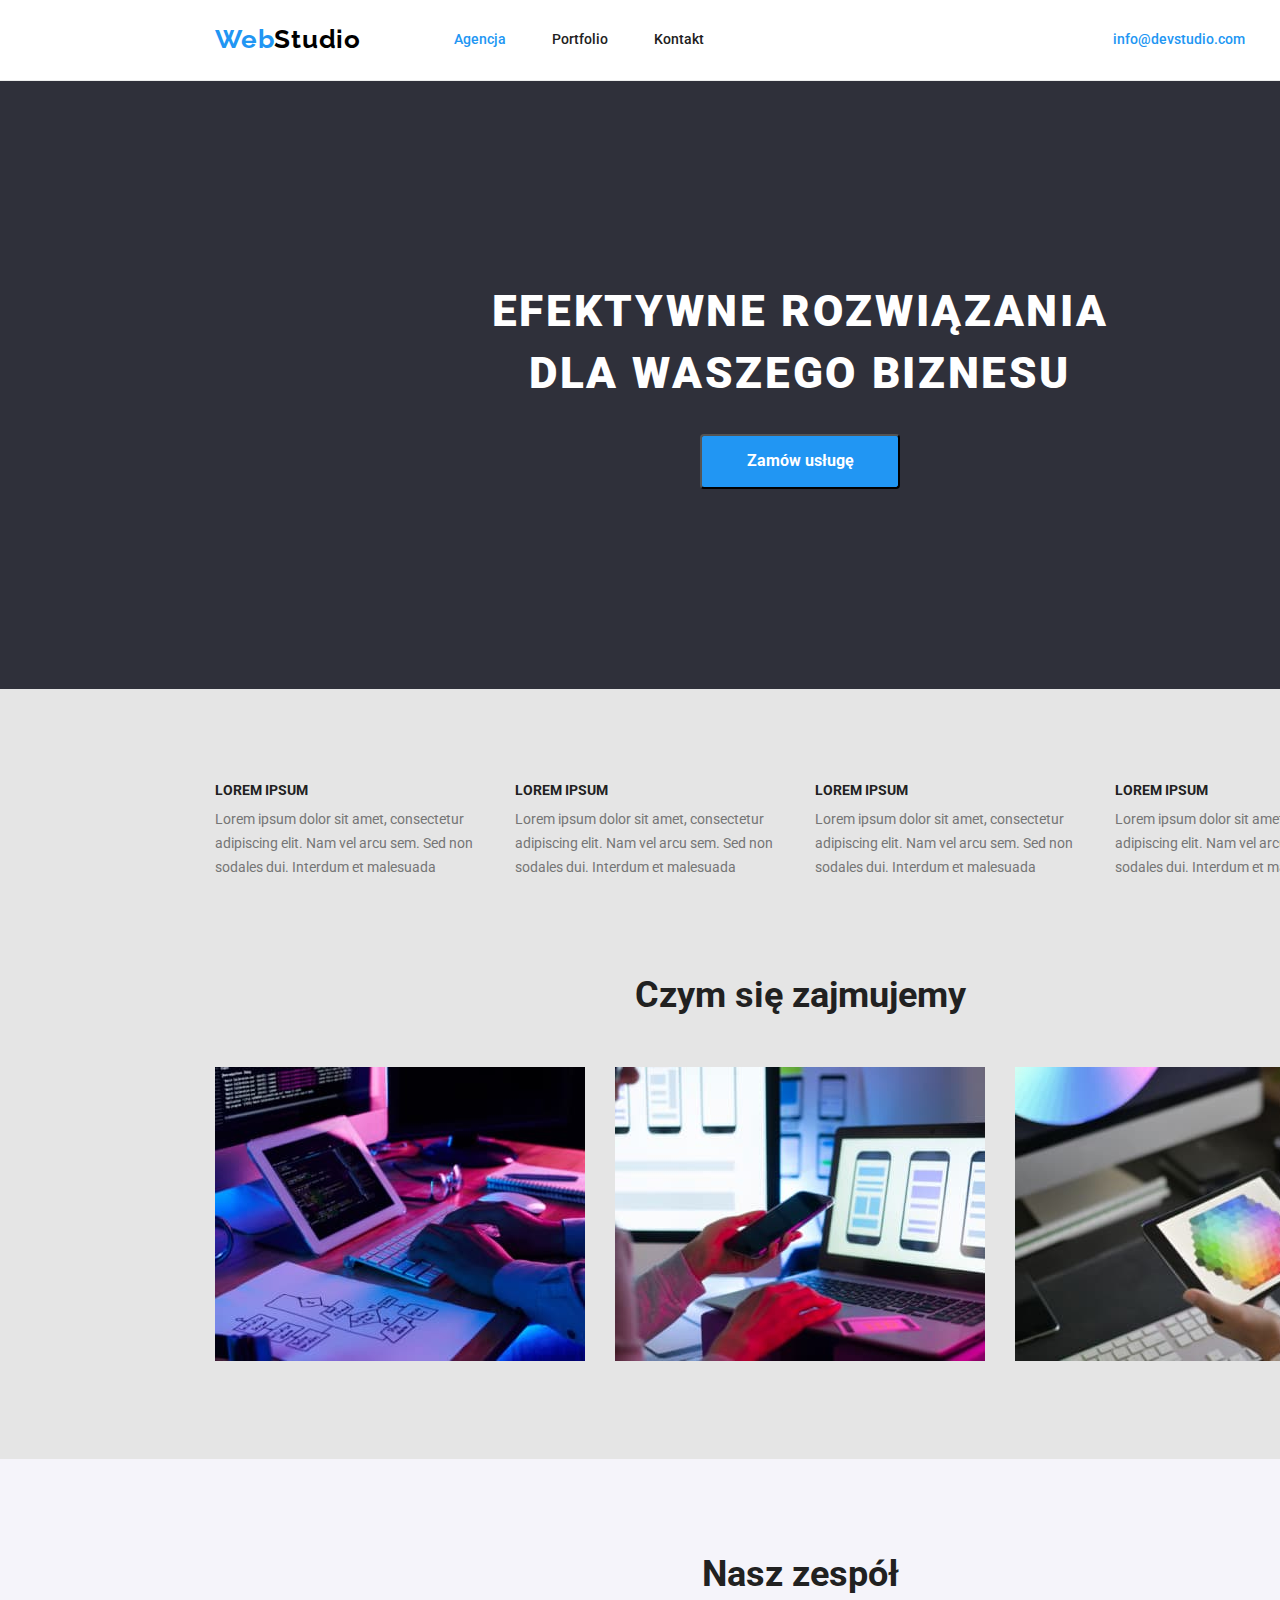
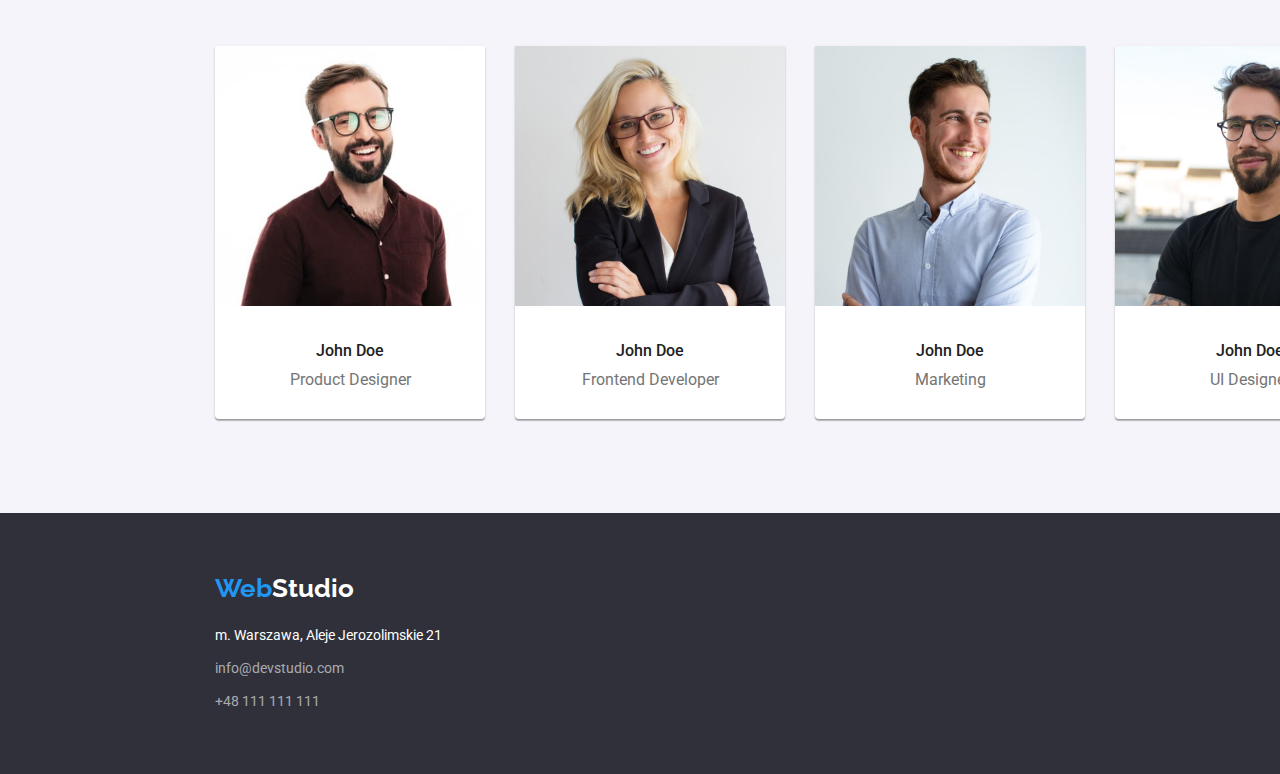
<file: index.html>
<!DOCTYPE html>
<html lang="pl">
  <head>
    <meta charset="UTF-8" />
    <meta http-equiv="X-UA-Compatible" content="IE=edge" />
    <meta name="viewport" content="width=device-width, initial-scale=1.0" />
    <title>Studio</title>
    <link rel="preconnect" href="https://fonts.googleapis.com" />
    <link rel="preconnect" href="https://fonts.gstatic.com" crossorigin />
    <link
      href="https://fonts.googleapis.com/css2?family=Raleway:wght@700&family=Roboto:wght@400;500;700;900&display=swap"
      rel="stylesheet"
    />
    <link rel="stylesheet" href="./css/modern-normalize.min.css" />
    <link rel="stylesheet" href="./css/styles.css" />
  </head>
  <body>
    <header class="beginning">
      <div class="container header">
        <nav class="subpages">
          <ul class="navigation">
            <li class="navigation main-page">
              <a class="link" href="./index.html"
                ><span class="logo">Web</span>Studio</a
              >
            </li>
            <li class="navigation subpage-agency">
              <a class="link" href="./agencja">Agencja</a>
            </li>
            <li class="navigation subpage-portfolio">
              <a class="link" href="./portfolio.html">Portfolio</a>
            </li>
            <li class="navigation subpage-contact">
              <a class="link" href="./kontakt">Kontakt</a>
            </li>
          </ul>
        </nav>
        <ul class="contact">
          <li class="contact-mail">
            <a class="link" href="mailto:info@devstudio.com"
              >info@devstudio.com</a
            >
          </li>
          <li class="contact-phone">
            <a class="link" href="tel:+48111111111">+48 111 111 111</a>
          </li>
        </ul>
      </div>
    </header>
    <main>
      <div class="slogan">
        <div class="container motto">
          <h1 class="main-headline">
            EFEKTYWNE ROZWIĄZANIA DLA WASZEGO BIZNESU
          </h1>
          <button class="order-service" type="button">Zamów usługę</button>
        </div>
      </div>
      <section class="section lorem-ipsum">
        <div class="container">
          <ul class="lorem">
            <li>
              <h3 class="headline-lorem">LOREM IPSUM</h3>
              <p class="text">
                Lorem ipsum dolor sit amet, consectetur adipiscing elit. Nam vel
                arcu sem. Sed non sodales dui. Interdum et malesuada
              </p>
            </li>
            <li>
              <h3 class="headline-lorem">LOREM IPSUM</h3>
              <p class="text">
                Lorem ipsum dolor sit amet, consectetur adipiscing elit. Nam vel
                arcu sem. Sed non sodales dui. Interdum et malesuada
              </p>
            </li>
            <li>
              <h3 class="headline-lorem">LOREM IPSUM</h3>
              <p class="text">
                Lorem ipsum dolor sit amet, consectetur adipiscing elit. Nam vel
                arcu sem. Sed non sodales dui. Interdum et malesuada
              </p>
            </li>
            <li>
              <h3 class="headline-lorem">LOREM IPSUM</h3>
              <p class="text">
                Lorem ipsum dolor sit amet, consectetur adipiscing elit. Nam vel
                arcu sem. Sed non sodales dui. Interdum et malesuada
              </p>
            </li>
          </ul>
        </div>
      </section>
      <section class="section coverage">
        <div class="container">
          <h2 class="headline">Czym się zajmujemy</h2>
          <ul class="actions">
            <li>
              <img
                src="images/desktop.jpg"
                alt="Tworzenie stron internetowych"
                width="370"
                height="294"
              />
            </li>
            <li>
              <img
                src="images/laptop.jpg"
                alt="Tworzenie aplikacji mobilnych"
                width="370"
                height="294"
              />
            </li>
            <li>
              <img
                src="images/tablet.jpg"
                alt="Projektowanie UX/UI"
                width="370"
                height="294"
              />
            </li>
          </ul>
        </div>
      </section>
      <section class="section team">
        <div class="container">
          <h2 class="headline">Nasz zespół</h2>
          <ul class="people">
            <li class="team-member">
              <img
                src="images/team-first.jpg"
                alt="Uśmiechnięty brunet w okularach"
                width="270"
                height="260"
              />
              <p class="name">John Doe</p>
              <p class="position">Product Designer</p>
            </li>
            <li class="team-member">
              <img
                src="images/team-second.jpg"
                alt="Uśmiechnięty blondynka w okularach"
                width="270"
                height="260"
              />
              <p class="name">John Doe</p>
              <p class="position">Frontend Developer</p>
            </li>
            <li class="team-member">
              <img
                src="images/team-third.jpg"
                alt="Uśmiechnięty brunet"
                width="270"
                height="260"
              />
              <p class="name">John Doe</p>
              <p class="position">Marketing</p>
            </li>
            <li class="team-member">
              <img
                src="images/team-fourth.jpg"
                alt="Brunet w okularach z brodą"
                width="270"
                height="260"
              />
              <p class="name">John Doe</p>
              <p class="position">UI Designer</p>
            </li>
          </ul>
        </div>
      </section>
    </main>
    <footer class="ending">
      <div class="container">
        <div class="contact-data">
          <a class="link-logo" href="./index.html"
            ><span class="logo">Web</span>Studio</a
          >
          <address class="contact-details">
            <p class="address">m. Warszawa, Aleje Jerozolimskie 21</p>
            <a class="link" href="mailto:info@devstudio.com"
              >info@devstudio.com</a
            >
            <a class="link" href="tel:+48111111111">+48 111 111 111</a>
          </address>
        </div>
      </div>
    </footer>
  </body>
</html>
</file>
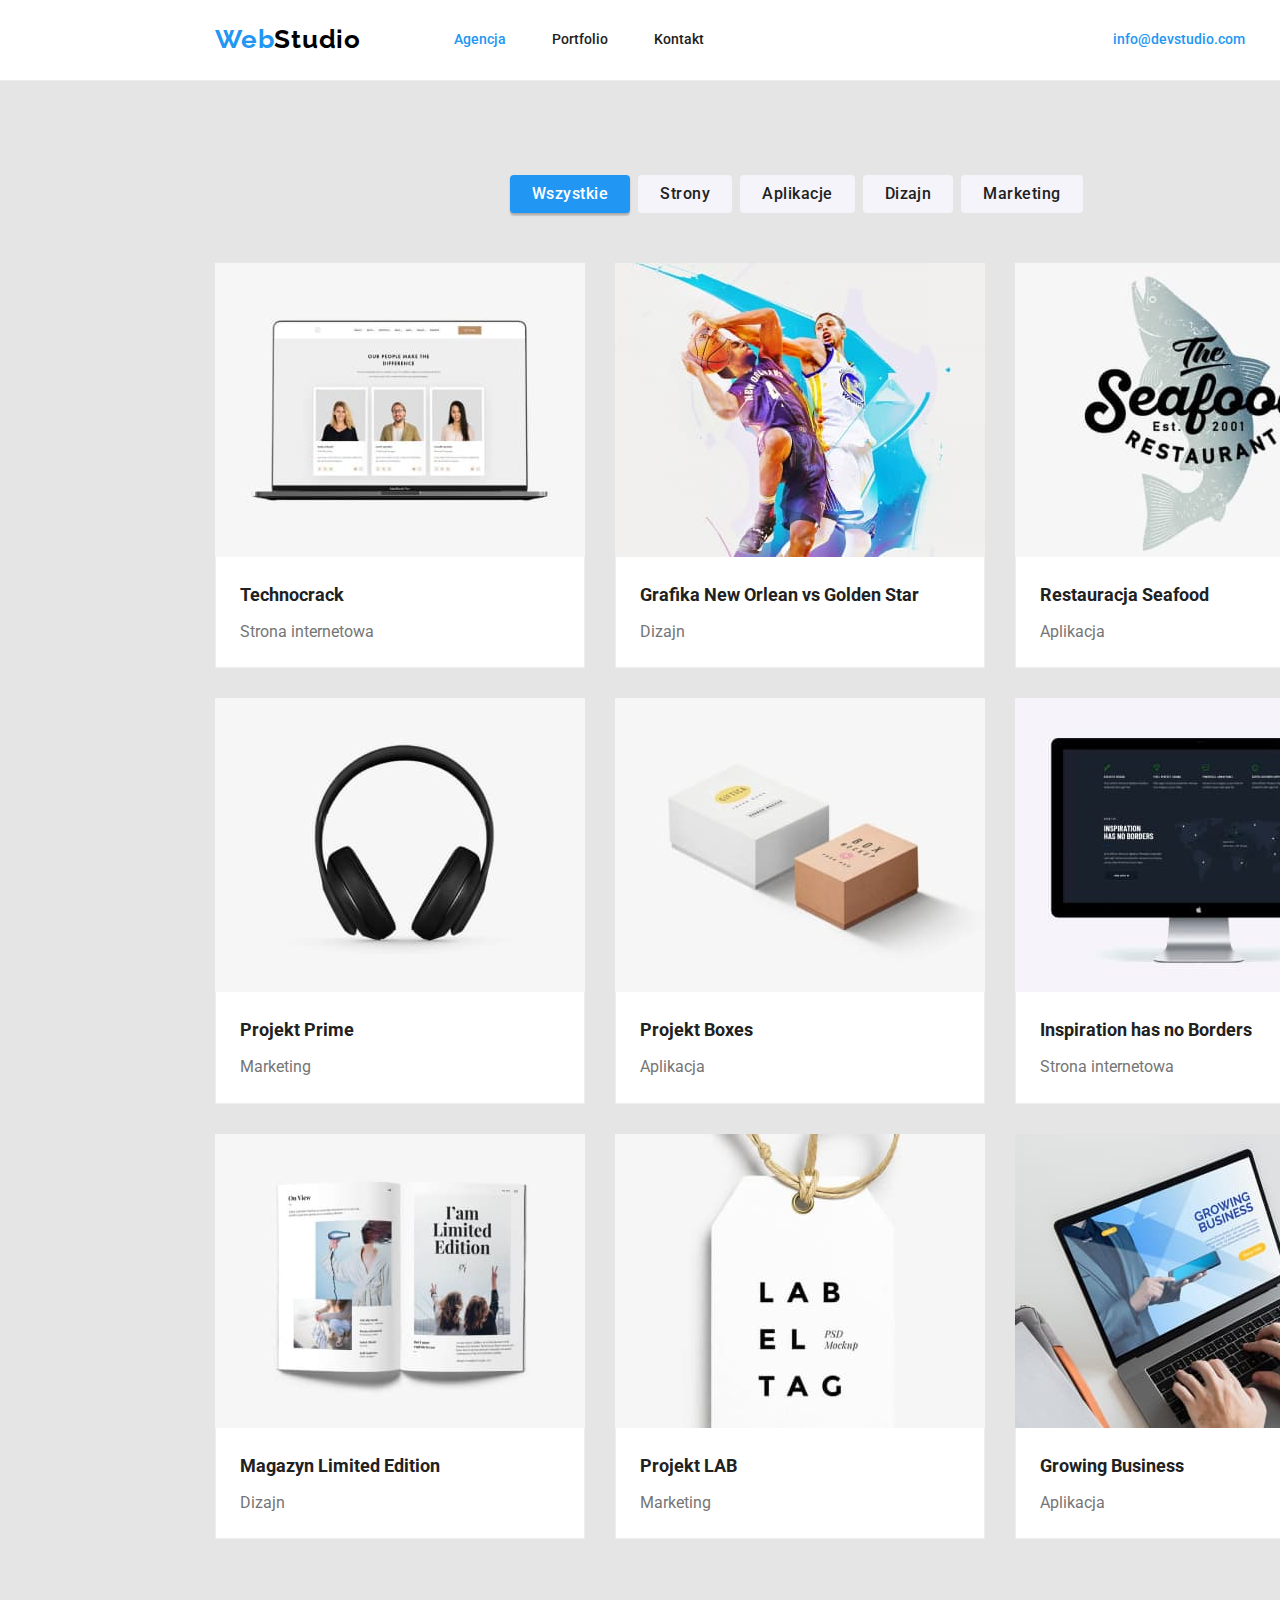
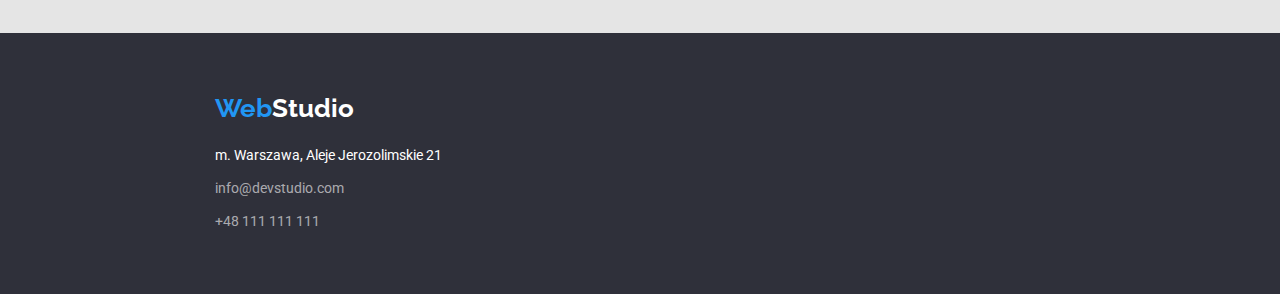
<file: portfolio.html>
<!DOCTYPE html>
<html lang="pl">
  <head>
    <meta charset="UTF-8" />
    <meta http-equiv="X-UA-Compatible" content="IE=edge" />
    <meta name="viewport" content="width=device-width, initial-scale=1.0" />
    <title>Portfolio</title>
    <link rel="preconnect" href="https://fonts.googleapis.com" />
    <link rel="preconnect" href="https://fonts.gstatic.com" crossorigin />
    <link
      href="https://fonts.googleapis.com/css2?family=Raleway:wght@700&family=Roboto:wght@400;500;700;900&display=swap"
      rel="stylesheet"
    />
    <link rel="stylesheet" href="./css/modern-normalize.min.css" />
    <link rel="stylesheet" href="./css/styles.css" />
  </head>
  <body>
    <header class="beginning">
      <div class="container header">
        <nav class="subpages">
          <ul class="navigation">
            <li class="navigation main-page">
              <a class="link" href="./index.html"
                ><span class="logo">Web</span>Studio</a
              >
            </li>
            <li class="navigation subpage-agency">
              <a class="link" href="./agencja">Agencja</a>
            </li>
            <li class="navigation subpage-portfolio">
              <a class="link" href="./portfolio.html">Portfolio</a>
            </li>
            <li class="navigation subpage-contact">
              <a class="link" href="./kontakt">Kontakt</a>
            </li>
          </ul>
        </nav>
        <ul class="contact">
          <li class="contact-mail">
            <a class="link" href="mailto:info@devstudio.com"
              >info@devstudio.com</a
            >
          </li>
          <li class="contact-phone">
            <a class="link" href="tel:+48111111111">+48 111 111 111</a>
          </li>
        </ul>
      </div>
    </header>
    <main class="portfolio-content">
      <div class="section buttons">
        <div class="container">
          <ul class="portfolio-branch">
            <li>
              <button class="branch-item all-branch" type="button">
                Wszystkie
              </button>
            </li>
            <li><button class="branch-item" type="button">Strony</button></li>
            <li>
              <button class="branch-item" type="button">Aplikacje</button>
            </li>
            <li><button class="branch-item" type="button">Dizajn</button></li>
            <li>
              <button class="branch-item" type="button">Marketing</button>
            </li>
          </ul>
        </div>
      </div>
      <section class="section products">
        <div class="container">
          <ul class="product-net">
            <li class="product-description">
              <img
                src="images/portfolio1.jpg"
                alt="Laptop z otwartą stroną internetową"
                width="370"
                height="294"
              />
              <div class="description">
                <h3 class="product-title">Technocrack</h3>
                <p class="product-type">Strona internetowa</p>
              </div>
            </li>
            <li class="product-description">
              <img
                src="images/portfolio2.jpg"
                alt="Dwóch koszykarzy walczących o piłkę"
                width="370"
                height="294"
              />
              <div class="description">
                <h3 class="product-title">Grafika New Orlean vs Golden Star</h3>
                <p class="product-type">Dizajn</p>
              </div>
            </li>
            <li class="product-description">
              <img
                src="images/portfolio3.jpg"
                alt="Logo restauracji"
                width="370"
                height="294"
              />
              <div class="description">
                <h3 class="product-title">Restauracja Seafood</h3>
                <p class="product-type">Aplikacja</p>
              </div>
            </li>
            <li class="product-description">
              <img
                src="images/portfolio4.jpg"
                alt="Słuchawki"
                width="370"
                height="294"
              />
              <div class="description">
                <h3 class="product-title">Projekt Prime</h3>
                <p class="product-type">Marketing</p>
              </div>
            </li>
            <li class="product-description">
              <img
                src="images/portfolio5.jpg"
                alt="Dwa pudełka w różnych formatach"
                width="370"
                height="294"
              />
              <div class="description">
                <h3 class="product-title">Projekt Boxes</h3>
                <p class="product-type">Aplikacja</p>
              </div>
            </li>
            <li class="product-description">
              <img
                src="images/portfolio6.jpg"
                alt="Monitor z prezentacją strony internetowej"
                width="370"
                height="294"
              />
              <div class="description">
                <h3 class="product-title">Inspiration has no Borders</h3>
                <p class="product-type">Strona internetowa</p>
              </div>
            </li>
            <li class="product-description">
              <img
                src="images/portfolio7.jpg"
                alt="Otwarty magazyn"
                width="370"
                height="294"
              />
              <div class="description">
                <h3 class="product-title">Magazyn Limited Edition</h3>
                <p class="product-type">Dizajn</p>
              </div>
            </li>
            <li class="product-description">
              <img
                src="images/portfolio8.jpg"
                alt="Projekt metki"
                width="370"
                height="294"
              />
              <div class="description">
                <h3 class="product-title">Projekt LAB</h3>
                <p class="product-type">Marketing</p>
              </div>
            </li>
            <li class="product-description">
              <img
                src="images/portfolio9.jpg"
                alt="Tworzenie aplikacji"
                width="370"
                height="294"
              />
              <div class="description">
                <h3 class="product-title">Growing Business</h3>
                <p class="product-type">Aplikacja</p>
              </div>
            </li>
          </ul>
        </div>
      </section>
    </main>
    <footer class="ending">
      <div class="container">
        <div class="contact-data">
          <a class="link-logo" href="./index.html"
            ><span class="logo">Web</span>Studio</a
          >
          <address class="contact-details">
            <p class="address">m. Warszawa, Aleje Jerozolimskie 21</p>
            <a class="link" href="mailto:info@devstudio.com"
              >info@devstudio.com</a
            >
            <a class="link" href="tel:+48111111111">+48 111 111 111</a>
          </address>
        </div>
      </div>
    </footer>
  </body>
</html>
</file>
<file: css/styles.css>
:root {
  --logo-color-first: #2196f3;
  --logo-color-second: #000000;
  --headline-color: #212121;
  --text-color: #757575;
  --dark-background-text-color: #ffffff;
  --header-background: #ffffff;
  --light-background: #e5e5e5;
  --team-background: #f5f4fa;
  --dark-background: #2f303a;
  --contact-details: rgba(255, 255, 255, 0.6);
  --branch-background-color: #eeeeee;
}

body {
  font-family: "Roboto", sans-serif;
  color: var(--text-color);
}

.container {
  width: 1200px;
  margin: 0 auto;
}

.beginning {
  width: 1600px;
  border-bottom-width: 1px;
  border-bottom-style: solid;
  border-bottom-color: #ececec;
}

.header {
  display: flex;
  justify-content: space-between;
}

ul {
  list-style-type: none;
  margin: 0 auto;
  padding: 0;
}

h1,
h2,
h3,
p {
  margin: 0 auto;
}

.subpages {
  padding-left: 15px;
  padding-top: 24px;
  padding-bottom: 25px;
}

.navigation {
  background-color: var(--header);
  display: flex;
  align-items: center;
}

.beginning .link {
  text-decoration: none;
  display: block;
}

.navigation.main-page .link {
  font-family: "Raleway", sans-serif;
  font-size: 26px;
  line-height: 1.2;
  font-weight: 700;
  letter-spacing: 0.03em;
  color: var(--logo-color-second);
  margin-right: 93px;
}

.logo {
  color: var(--logo-color-first);
}

.navigation.main-page .link:hover,
.navigation.main-page .link:focus {
  color: var(--logo-color-first);
}

.subpage-agency .link {
  font-size: 14px;
  line-height: 1.1;
  font-weight: 500;
  color: var(--logo-color-first);
}

.subpage-agency .link,
.subpage-portfolio .link {
  margin-right: 46px;
}
.subpage-agency .link:hover,
.subpage-agency .link:focus {
  color: var(--headline-color);
}

.subpage-portfolio .link,
.subpage-contact .link {
  font-size: 14px;
  line-height: 1.1;
  font-weight: 500;
  color: var(--headline-color);
}

.subpage-portfolio .link:hover,
.subpage-contact .link:hover,
.subpage-portfolio .link:focus,
.subpage-contact .link:focus {
  color: var(--logo-color-first);
}

.contact {
  background-color: var(--header-background);
  display: flex;
  justify-content: flex-end;
  align-items: center;
  margin: 0;
}

.contact .link {
  font-size: 14px;
  line-height: 1.1;
  font-weight: 500;
}

.contact-mail .link {
  color: var(--logo-color-first);
}

.contact-mail .link:hover,
.contact-mail .link:focus {
  color: var(--headline-color);
}

.contact-phone .link {
  text-decoration: none;
  color: var(--text-color);
  margin-left: 50px;
}

.contact-phone .link:hover,
.contact-phone .link:focus {
  color: var(--logo-color-first);
}

.slogan {
  background-color: var(--dark-background);
  width: 1600px;
}

.motto {
  padding: 200px 252px;
}
.main-headline {
  font-size: 44px;
  line-height: 1.4;
  font-weight: 900;
  letter-spacing: 0.06em;
  color: var(--dark-background-text-color);
  text-align: center;
}

.order-service {
  font-size: 16px;
  line-height: 1.9;
  font-weight: 700;
  color: var(--dark-background-text-color);
  background-color: var(--logo-color-first);
  border-radius: 4px;
  cursor: pointer;
  display: block;
  width: 200px;
  padding: 10px 41px 10px 42px;
  margin: 30px auto 0;
}

.order-service:hover,
.order-service:focus {
  color: var(--logo-color-second);
}

.section {
  padding-block: 94px;
}

.lorem-ipsum,
.coverage {
  background-color: var(--light-background);
}

.lorem-ipsum {
  width: 1600px;
  padding-bottom: 0;
}

.lorem {
  display: flex;
  justify-content: space-around;
}

.coverage {
  width: 1600px;
}

.headline-lorem {
  font-size: 14px;
  line-height: 1.1;
  font-weight: 700;
  color: var(--headline-color);
  width: 270px;
  margin-bottom: 10px;
}

.text {
  font-size: 14px;
  line-height: 1.7;
  width: 270px;
}

.headline {
  font-size: 36px;
  line-height: 1.2;
  font-weight: 700;
  color: var(--headline-color);
  text-align: center;
  margin-bottom: 50px;
}

.actions {
  display: flex;
  justify-content: space-around;
}

.team {
  background-color: var(--team-background);
  width: 1600px;
  padding-bottom: 94px;
}

.people {
  display: flex;
  justify-content: space-around;
}

.team-member {
  background-color: var(--header-background);
  box-shadow: 0px 1px 3px rgba(0, 0, 0, 0.12), 0px 1px 1px rgba(0, 0, 0, 0.14),
    0px 2px 1px rgba(0, 0, 0, 0.2);
  border-radius: 0px 0px 4px 4px;
}

.name {
  font-size: 16px;
  line-height: 1.2;
  font-weight: 500;
  color: var(--headline-color);
  text-align: center;
  margin: 30px auto 10px;
}

.position {
  font-size: 16px;
  line-height: 1.2;
  text-align: center;
  padding-bottom: 30px;
}

.ending {
  background-color: var(--dark-background);
  width: 1600px;
}

.ending .link,
.link-logo {
  text-decoration: none;
}

.link-logo {
  font-family: "Raleway", sans-serif;
  font-size: 26px;
  line-height: 1.2;
  font-weight: 700;
  color: var(--dark-background-text-color);
}

.ending .link:hover,
.ending .link:focus {
  color: var(--logo-color-first);
}

.address {
  font-size: 14px;
  line-height: 1.7;
  color: var(--dark-background-text-color);
}

.contact-details {
  font-style: normal;
}

.contact-data {
  padding-block: 60px;
  padding-left: 15px;
}

.link-logo {
  display: block;
  margin-bottom: 20px;
}

.contact-details .link {
  font-size: 14px;
  line-height: 1.7;
  color: var(--contact-details);
  display: block;
  margin-top: 9px;
}

.portfolio-content {
  background-color: var(--light-background);
  width: 1600px;
}

.buttons {
  width: 1600px;
  padding-bottom: 0;
}

.portfolio-branch {
  display: flex;
  padding: 0 318px 50px 310px;
}

.branch-item {
  margin-left: 8px;
}

.branch-item {
  font-size: 16px;
  line-height: 1.6;
  font-weight: 500;
  color: var(--headline-color);
  background-color: var(--team-background);
  cursor: pointer;
  display: block;
  padding: 6px 22px;
  text-align: center;
  letter-spacing: 0.03em;
  border-radius: 4px;
  border: transparent;
}

.branch-item:hover,
.branch-item:focus {
  color: var(--logo-color-first);
}

.branch-item.all-branch {
  color: var(--dark-background-text-color);
  background-color: var(--logo-color-first);
  box-shadow: 0px 3px 1px rgba(0, 0, 0, 0.1), 0px 1px 2px rgba(0, 0, 0, 0.08),
    0px 2px 2px rgba(0, 0, 0, 0.12);
  border-radius: 4px;
  margin-left: 0;
}

.branch-item.all-branch:hover,
.branch-item.all-branch:focus {
  color: var(--headline-color);
}

.products {
  width: 1600px;
  padding-top: 0;
}

.product-description {
  background-color: var(--branch-background-color);
}

.product-description img {
  display: block;
}

.description {
  background-color: var(--header-background);
  margin: 0;
  border-left-width: 1px;
  border-left-style: solid;
  border-left-color: #eeeeee;
  border-bottom-width: 1px;
  border-bottom-style: solid;
  border-bottom-color: #eeeeee;
  border-right-width: 1px;
  border-right-style: solid;
  border-right-color: #eeeeee;
}

.product-title {
  font-size: 18px;
  line-height: 2;
  font-weight: 700;
  color: var(--headline-color);
  padding-top: 20px;
  padding-left: 24px;
  margin-bottom: 4px;
}

.product-type {
  font-size: 16px;
  line-height: 1.9;
  padding-bottom: 20px;
  padding-left: 24px;
}

.product-net {
  display: flex;
  flex-wrap: wrap;
  gap: 30px;
  padding: 0;
  margin: 0;
  flex-basis: calc((100%-60px) / 3);
  align-content: space-around;
  padding-left: 15px;
}
</file>
